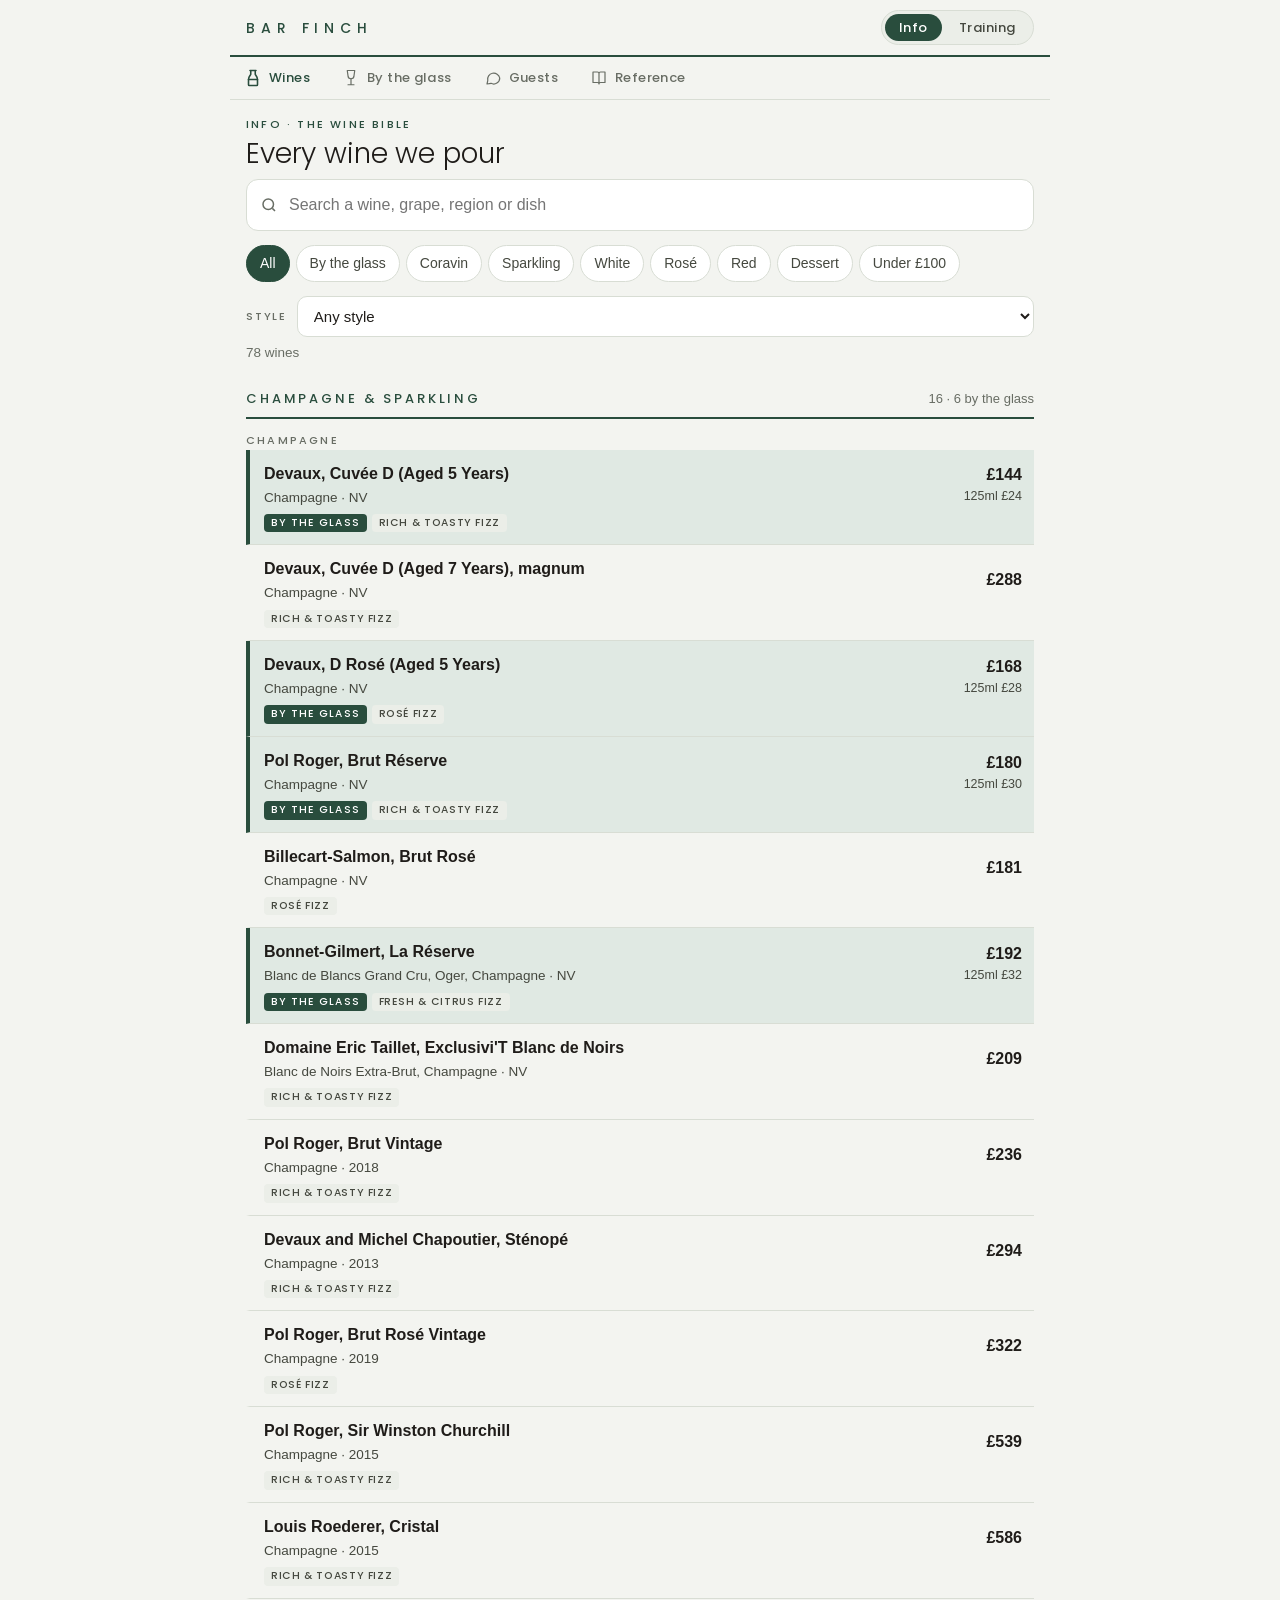
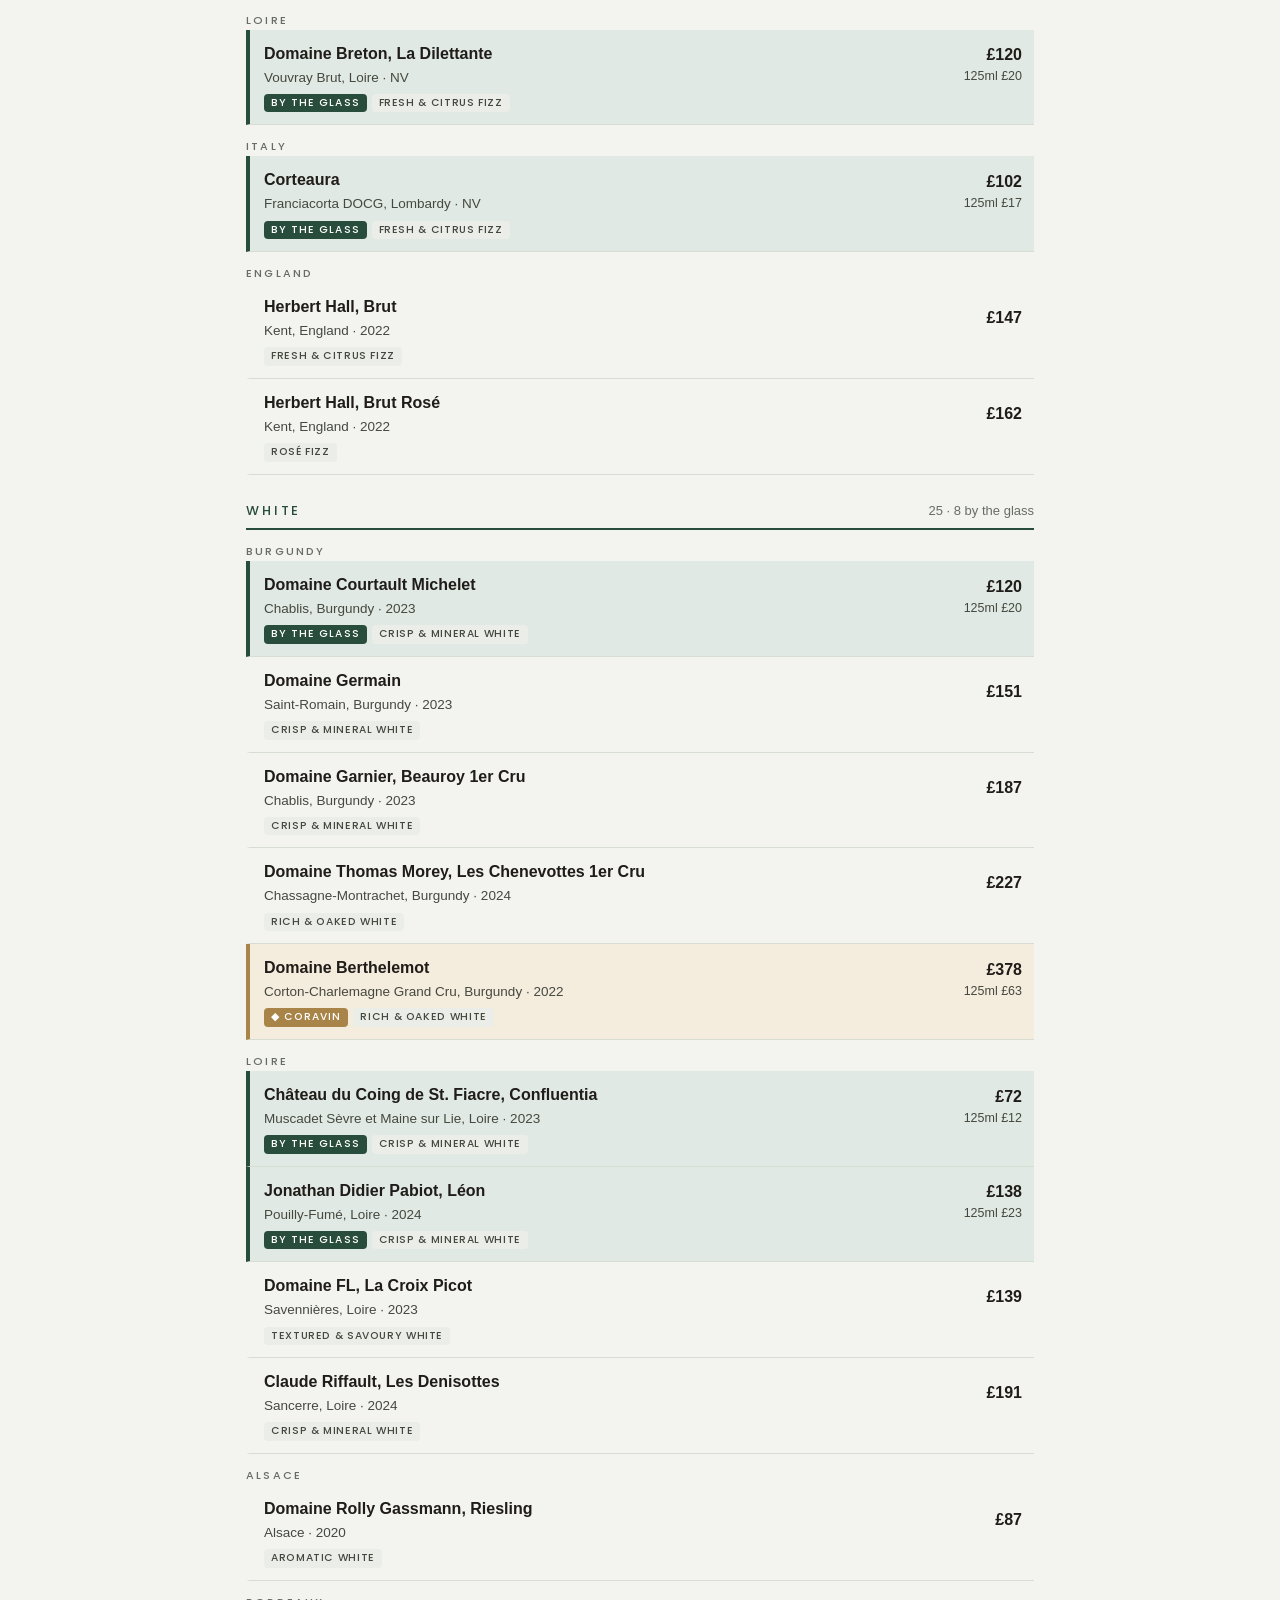
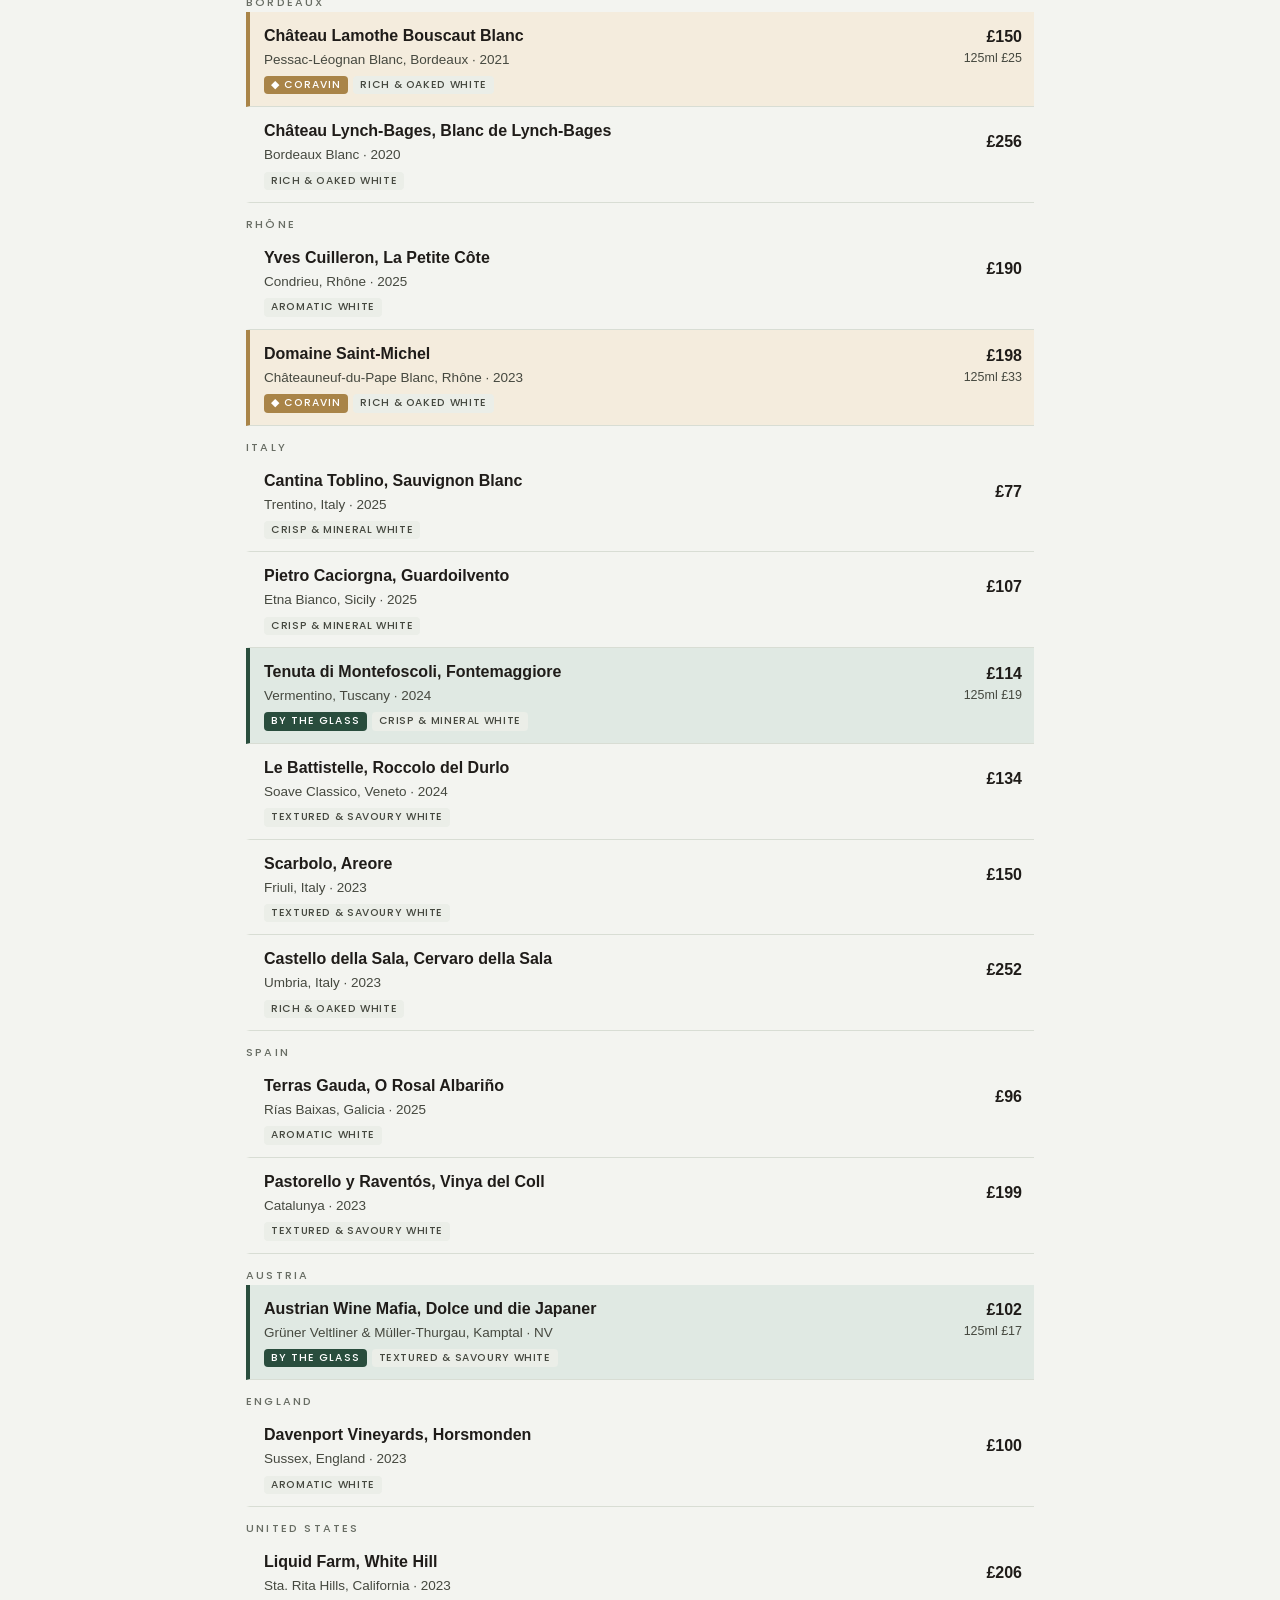
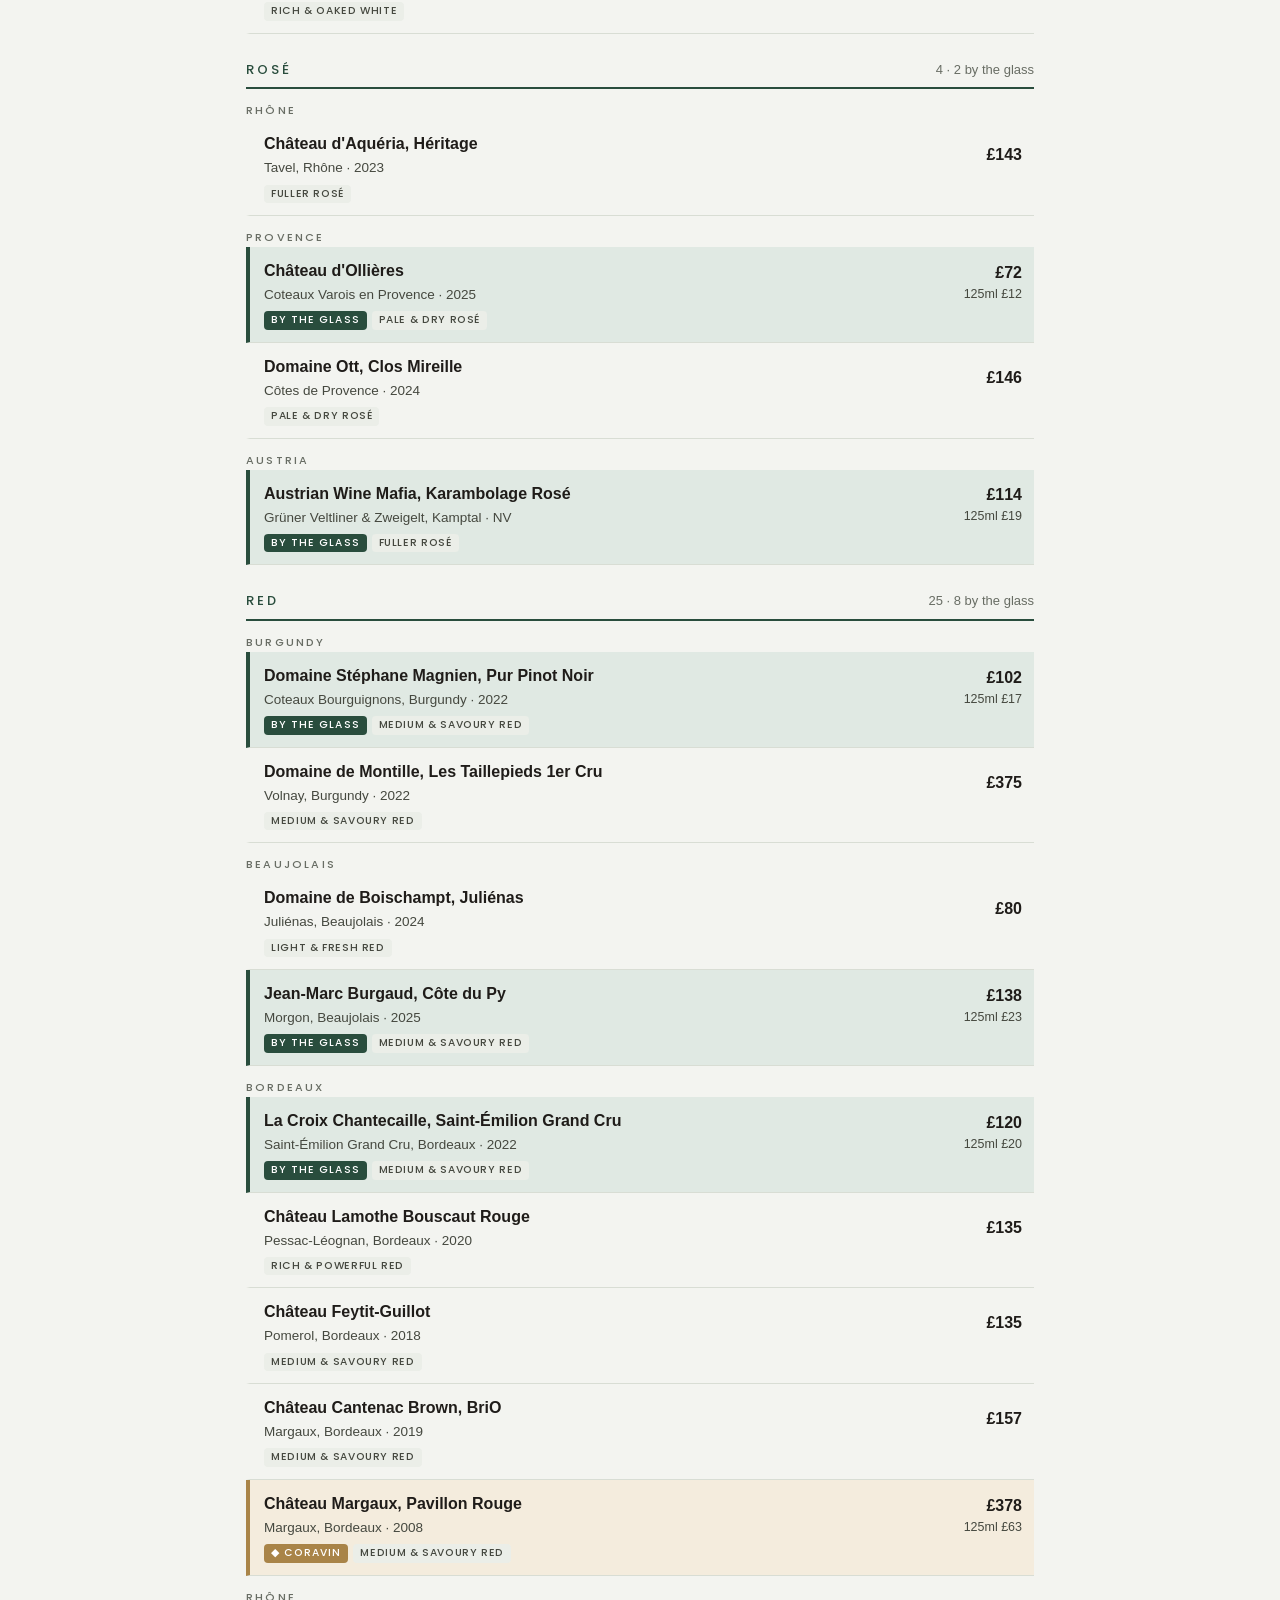
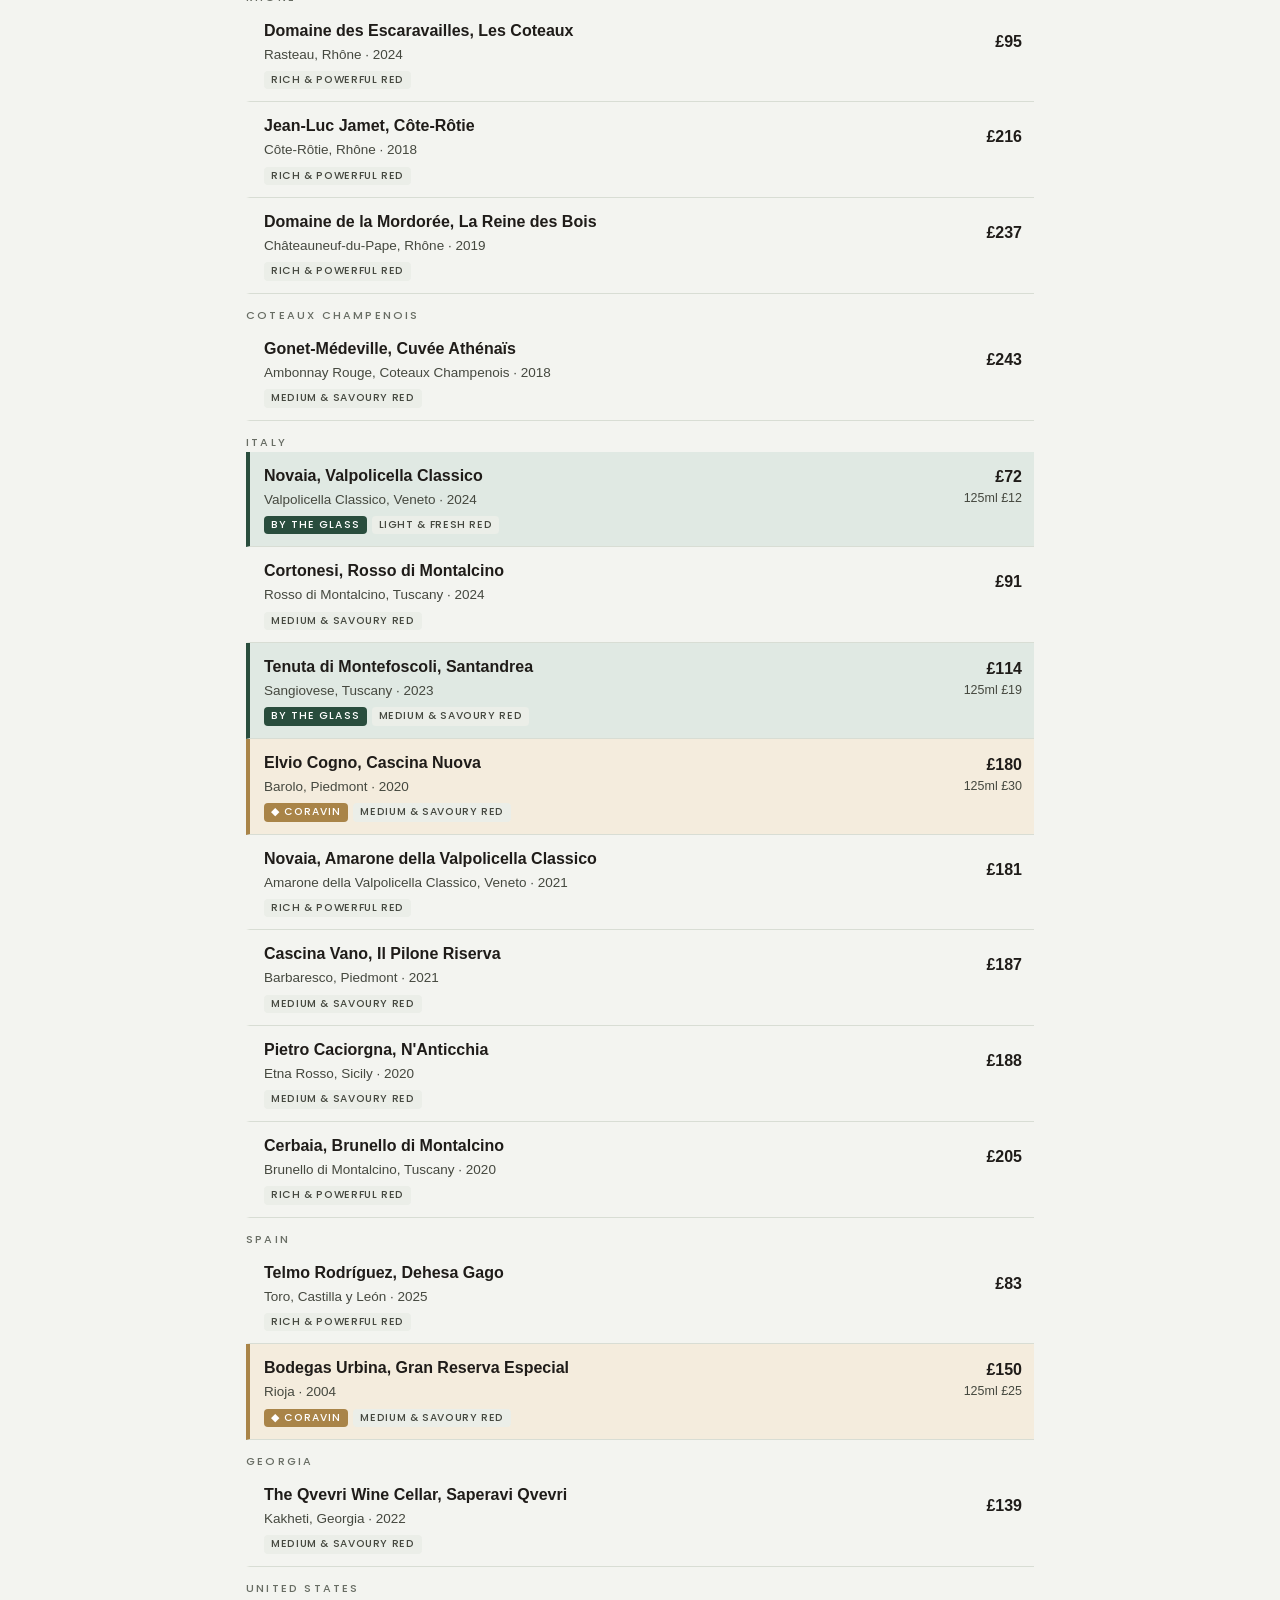
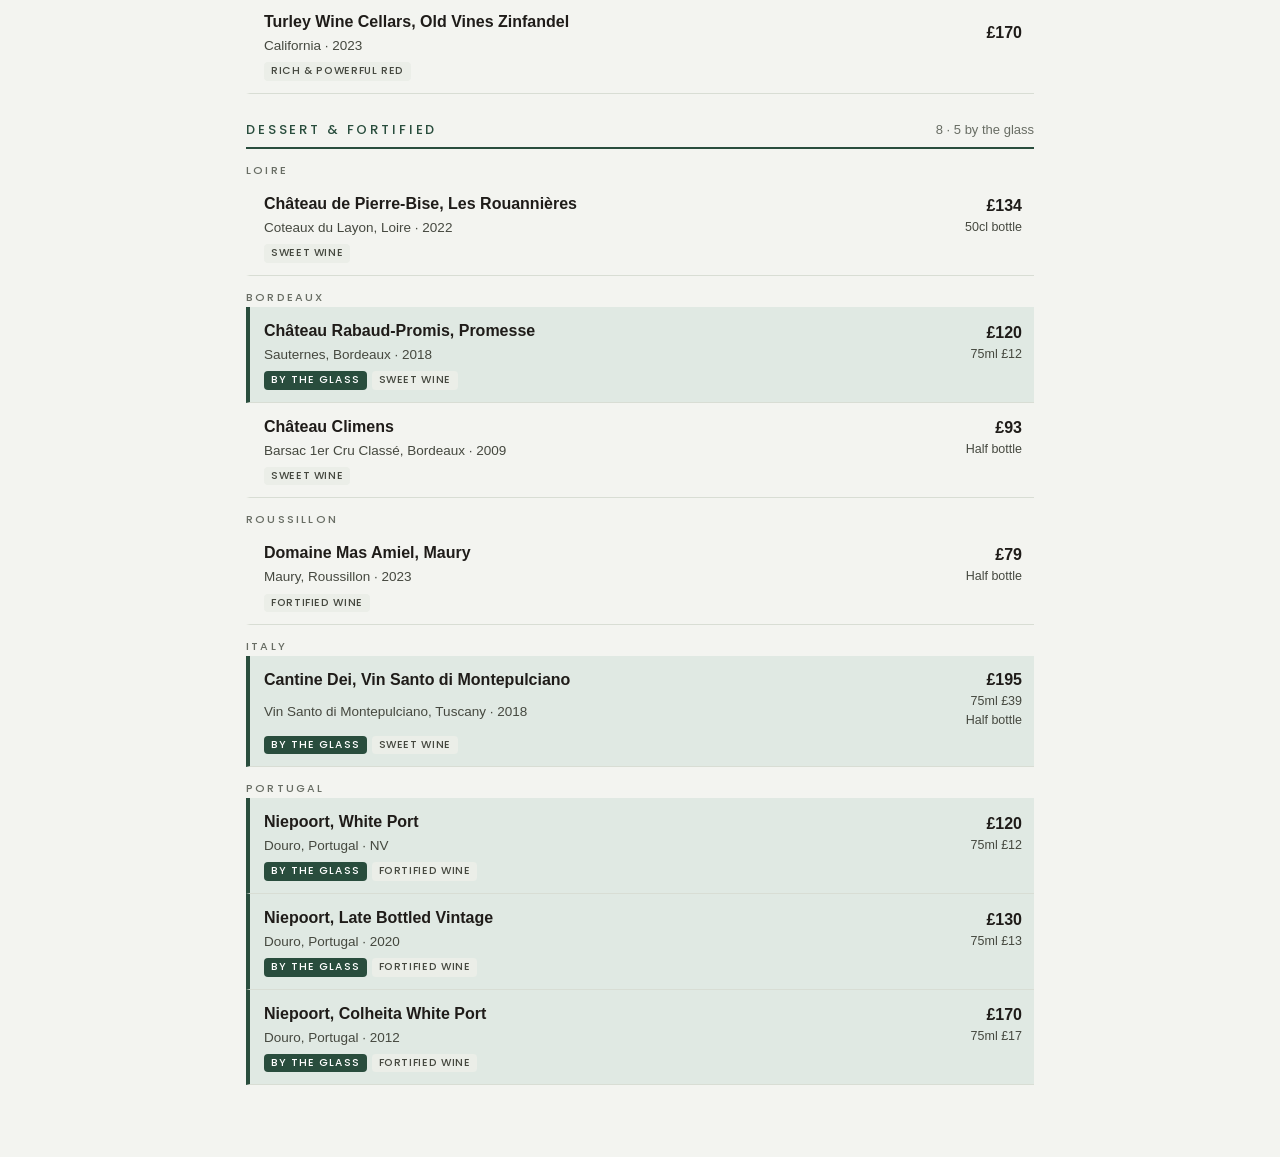
<file: index.html>
<!doctype html>
<html lang="en-GB">
<head>
<meta charset="utf-8">
<meta name="viewport" content="width=device-width, initial-scale=1, viewport-fit=cover">
<title>Bar Finch Wine</title>
<meta name="description" content="The Bar Finch wine list for the floor team: every wine, how to sell it, and training games.">
<meta name="theme-color" content="#294D3D">
<meta name="apple-mobile-web-app-capable" content="yes">
<meta name="mobile-web-app-capable" content="yes">
<meta name="apple-mobile-web-app-status-bar-style" content="default">
<meta name="apple-mobile-web-app-title" content="Finch Wine">
<link rel="manifest" href="manifest.webmanifest">
<link rel="icon" href="icons/icon-192.png" type="image/png">
<link rel="apple-touch-icon" href="icons/apple-touch-icon.png">
<link rel="stylesheet" href="css/app.css">
</head>
<body>
<header class="masthead">
  <a class="wordmark" href="#info" aria-label="Bar Finch wine, home">BAR FINCH</a>
  <nav class="modes" aria-label="Info or training">
    <a href="#info" data-mode="info">Info</a>
    <a href="#train" data-mode="train">Training</a>
  </nav>
</header>

<nav class="tabbar" id="tabbar" aria-label="Sections"></nav>

<main id="main" tabindex="-1"></main>



<div id="toast" class="toast" role="status" aria-live="polite" hidden></div>

<script src="js/data.js"></script>
<script src="js/app.js"></script>
</body>
</html>
</file>
<file: css/app.css>
/* Bar Finch staff wine app. House style from the menu and the Cellar Book:
   letterspaced Poppins wordmark, forest green, warm off-white, ink text. */
@font-face { font-family: 'Poppins'; font-weight: 300; font-style: normal; font-display: swap; src: url(../fonts/Poppins-Light.ttf) format('truetype'); }
@font-face { font-family: 'Poppins'; font-weight: 300; font-style: italic; font-display: swap; src: url(../fonts/Poppins-LightItalic.ttf) format('truetype'); }
@font-face { font-family: 'Poppins'; font-weight: 500; font-style: normal; font-display: swap; src: url(../fonts/Poppins-Medium.ttf) format('truetype'); }

:root {
  --bg: #F3F4F0; --surface: #FFFFFF; --band: #EBEEE8; --ink: #1F1C19; --ink-2: #45483F; --muted: #686D64;
  --line: #D8DDD4; --accent: #294D3D; --accent-2: #3B6A53; --on-accent: #FFFFFF; --accent-soft: #E0E9E3;
  --gold: #A98448; --gold-soft: #F4ECDD; --good: #2D6A45; --good-soft: #E1EEE5; --bad: #A33A2A; --bad-soft: #F6E2DD;
  --warn-soft: #F6EEDC;
  --display: 'Poppins', 'Avenir Next', 'Helvetica Neue', Arial, sans-serif;
  --body: -apple-system, BlinkMacSystemFont, 'Segoe UI', Roboto, 'Helvetica Neue', Arial, sans-serif;
  --radius: 10px; --tabbar: 64px;
  --safe-b: env(safe-area-inset-bottom, 0px); --safe-t: env(safe-area-inset-top, 0px);
  color-scheme: light;
}
@media (prefers-color-scheme: dark) {
  :root {
    --bg: #101412; --surface: #171C19; --band: #1F2622; --ink: #E8ECE6; --ink-2: #C6CDC5; --muted: #9AA39B;
    --line: #2C3530; --accent: #8DC3A4; --accent-2: #A9D5BB; --on-accent: #0E1A13; --accent-soft: #1D2D24;
    --gold: #D9B677; --gold-soft: #2D2617; --good: #83C99F; --good-soft: #18281F; --bad: #EE907E; --bad-soft: #331C17;
    --warn-soft: #2B2417; color-scheme: dark;
  }
}

* { box-sizing: border-box; }
html { -webkit-text-size-adjust: 100%; }
body { margin: 0; background: var(--bg); color: var(--ink); font: 16px/1.5 var(--body); -webkit-font-smoothing: antialiased;
  padding-bottom: calc(var(--tabbar) + var(--safe-b)); }
a { color: inherit; }
button, input { font: inherit; color: inherit; }
:focus-visible { outline: 2px solid var(--accent); outline-offset: 2px; }
.num { font-variant-numeric: tabular-nums; }
[hidden] { display: none !important; }
@media (prefers-reduced-motion: reduce) { * { transition: none !important; animation: none !important; } }

/* ---------- masthead & tab bar ---------- */
.masthead { padding: calc(10px + var(--safe-t)) 16px 10px; display: flex; align-items: center; justify-content: space-between; gap: 12px;
  border-bottom: 2px solid var(--accent); background: var(--bg); max-width: 820px; margin: 0 auto; }
.wordmark { font: 500 14px/1 var(--display); letter-spacing: .42em; color: var(--accent); text-decoration: none; white-space: nowrap; }
.modes { display: inline-flex; padding: 3px; gap: 3px; border-radius: 999px; background: var(--band); border: 1px solid var(--line); }
.modes a { text-decoration: none; padding: 7px 14px; border-radius: 999px; font: 500 13px/1 var(--display); letter-spacing: .04em; color: var(--ink-2); }
.modes a[aria-current="page"] { background: var(--accent); color: var(--on-accent); }

.tabbar { position: fixed; left: 0; right: 0; bottom: 0; z-index: 20; display: grid; grid-template-columns: repeat(4, 1fr);
  height: calc(var(--tabbar) + var(--safe-b)); padding-bottom: var(--safe-b); background: var(--surface); border-top: 1px solid var(--line); }
.tabbar.n3 { grid-template-columns: repeat(3, 1fr); }
.tabbar a { display: flex; flex-direction: column; align-items: center; justify-content: center; gap: 3px; text-decoration: none;
  color: var(--muted); font: 500 10.5px/1.1 var(--display); letter-spacing: .03em; text-align: center; padding: 4px 2px; }
.tabbar svg { width: 23px; height: 23px; fill: none; stroke: currentColor; stroke-width: 1.6; stroke-linecap: round; stroke-linejoin: round; }
.tabbar a[aria-current="page"] { color: var(--accent); }
.tabbar a[aria-current="page"] svg { stroke-width: 2.1; }
@media (min-width: 900px) {
  body { padding-bottom: 40px; }
  .tabbar { position: sticky; top: 0; height: auto; padding: 0; max-width: 820px; margin: 0 auto; border: 0; border-bottom: 1px solid var(--line);
    display: flex; gap: 4px; background: var(--bg); }
  .tabbar a { flex-direction: row; font-size: 13px; padding: 12px 14px; gap: 7px; }
  .tabbar svg { width: 18px; height: 18px; }
}

main { max-width: 820px; margin: 0 auto; padding: 18px 16px 32px; outline: none; }

/* ---------- type ---------- */
.eyebrow { font: 500 11px/1.2 var(--display); letter-spacing: .2em; text-transform: uppercase; color: var(--accent); margin: 0 0 6px; }
h1 { font: 300 28px/1.2 var(--display); margin: 0 0 8px; letter-spacing: -.005em; text-wrap: balance; }
h2 { font: 500 13px/1.2 var(--display); letter-spacing: .22em; text-transform: uppercase; color: var(--accent); margin: 28px 0 10px; }
h3 { font: 500 17px/1.3 var(--display); margin: 22px 0 8px; }
.lede { color: var(--ink-2); margin: 0 0 18px; max-width: 62ch; }
p { margin: 0 0 12px; }
.muted { color: var(--muted); }
.small { font-size: 13.5px; }

/* ---------- search & chips ---------- */
.search { position: relative; margin: 0 0 12px; }
.search input { width: 100%; padding: 13px 14px 13px 42px; border: 1px solid var(--line); border-radius: 12px; background: var(--surface); font-size: 16px; }
.search input:focus { outline: 2px solid var(--accent); outline-offset: 0; border-color: var(--accent); }
.search svg { position: absolute; left: 14px; top: 50%; transform: translateY(-50%); width: 18px; height: 18px; stroke: var(--muted); fill: none; stroke-width: 2; }
.chips { display: flex; gap: 6px; overflow-x: auto; scrollbar-width: none; margin: 0 -16px 8px; padding: 2px 16px 6px; }
.chips::-webkit-scrollbar { display: none; }
.chip { flex: none; appearance: none; border: 1px solid var(--line); background: var(--surface); border-radius: 999px; padding: 7px 13px;
  font-size: 14px; color: var(--ink-2); cursor: pointer; white-space: nowrap; }
.chip[aria-pressed="true"] { background: var(--accent); border-color: var(--accent); color: var(--on-accent); }
.count { color: var(--muted); font-size: 13.5px; margin: 4px 0 10px; }

/* ---------- badges ---------- */
.badge { display: inline-flex; align-items: center; gap: 4px; font: 500 10.5px/1 var(--display); letter-spacing: .1em; text-transform: uppercase;
  padding: 4px 7px; border-radius: 4px; white-space: nowrap; vertical-align: 2px; }
.badge.btg { background: var(--accent); color: var(--on-accent); }
.badge.cor { background: var(--gold); color: #FFFFFF; }
@media (prefers-color-scheme: dark) { .badge.cor { color: #1B1408; } }
.badge.soft { background: var(--band); color: var(--ink-2); }

/* ---------- wine list ---------- */
.sec-h { display: flex; align-items: baseline; justify-content: space-between; gap: 10px; margin: 26px 0 0; padding-bottom: 8px; border-bottom: 2px solid var(--accent); }
.sec-h h2 { margin: 0; }
.sec-h span { font-size: 13px; color: var(--muted); }
.reg-h { font: 500 11px/1 var(--display); letter-spacing: .2em; text-transform: uppercase; color: var(--muted); margin: 16px 0 4px; }
.wlist { list-style: none; margin: 0; padding: 0; }
.wrow { display: grid; grid-template-columns: minmax(0, 1fr) auto; gap: 2px 14px; padding: 12px 12px 12px 14px; text-decoration: none;
  border-bottom: 1px solid var(--line); border-left: 4px solid transparent; }
.wrow.is-btg { background: var(--accent-soft); border-left-color: var(--accent); }
.wrow.is-cor { background: var(--gold-soft); border-left-color: var(--gold); }
.wrow .nm { font-weight: 600; overflow-wrap: anywhere; }
.wrow .ap { grid-column: 1; font-size: 13.5px; color: var(--ink-2); }
.wrow .pr { grid-row: 1 / span 2; grid-column: 2; text-align: right; align-self: center; font-variant-numeric: tabular-nums; }
.wrow .pr b { display: block; font-weight: 600; }
.wrow .pr small { display: block; font-size: 12.5px; color: var(--ink-2); }
.wrow .tags { grid-column: 1; display: flex; flex-wrap: wrap; gap: 5px; margin-top: 4px; }
.wrow:active { filter: brightness(.97); }
.empty { padding: 30px 10px; text-align: center; color: var(--muted); }

/* ---------- wine page ---------- */
.back { display: inline-flex; align-items: center; gap: 6px; color: var(--accent); text-decoration: none; font-size: 15px; margin-bottom: 14px; padding: 6px 0; }
.wine-h { padding: 18px 16px; border-radius: var(--radius); background: var(--surface); border: 1px solid var(--line); border-left: 5px solid var(--line); }
.wine-h.is-btg { border-left-color: var(--accent); background: var(--accent-soft); }
.wine-h.is-cor { border-left-color: var(--gold); background: var(--gold-soft); }
.wine-h h1 { font-size: 25px; margin: 8px 0 4px; }
.wine-h .ap { color: var(--ink-2); }
.prices { display: grid; grid-template-columns: repeat(auto-fit, minmax(92px, 1fr)); gap: 8px; margin-top: 14px; }
.price { background: var(--surface); border: 1px solid var(--line); border-radius: 8px; padding: 9px 10px; }
.price .k { font: 500 10px/1.2 var(--display); letter-spacing: .12em; text-transform: uppercase; color: var(--muted); }
.price .v { font-size: 20px; font-weight: 600; font-variant-numeric: tabular-nums; }
.block { margin-top: 20px; }
.block .k { font: 500 11px/1.2 var(--display); letter-spacing: .18em; text-transform: uppercase; color: var(--muted); margin-bottom: 5px; }
.sell { margin-top: 20px; padding: 14px 16px; border-left: 4px solid var(--accent); background: var(--surface); border-radius: 0 var(--radius) var(--radius) 0; }
.sell .k { font: 500 11px/1.2 var(--display); letter-spacing: .18em; text-transform: uppercase; color: var(--accent); margin-bottom: 6px; }
.sell p { font: italic 300 19px/1.45 var(--display); margin: 0; color: var(--ink); }
.flag { margin-top: 14px; padding: 12px 14px; border-radius: 8px; background: var(--warn-soft); border-left: 4px solid var(--gold); font-size: 15px; }
.flag b { display: block; font: 500 11px/1.2 var(--display); letter-spacing: .16em; text-transform: uppercase; margin-bottom: 4px; color: var(--ink-2); }
.shelf { list-style: none; margin: 0; padding: 0; display: grid; gap: 4px; }
.shelf li { padding: 8px 10px; background: var(--band); border-radius: 6px; font-size: 14.5px; }
.pager { display: flex; justify-content: space-between; gap: 10px; margin-top: 26px; }
.pager a { flex: 1 1 0; min-width: 0; padding: 12px; border: 1px solid var(--line); border-radius: var(--radius); background: var(--surface); text-decoration: none; font-size: 14px; }
.pager a span { display: block; font: 500 10px/1.2 var(--display); letter-spacing: .14em; text-transform: uppercase; color: var(--muted); }
.pager a.next { text-align: right; }

/* ---------- tables ---------- */
.gtable { width: 100%; border-collapse: collapse; font-variant-numeric: tabular-nums; background: var(--surface); border-radius: var(--radius); overflow: hidden; }
.gtable th { font: 500 10px/1.2 var(--display); letter-spacing: .12em; text-transform: uppercase; color: var(--muted); text-align: right; padding: 9px 8px; border-bottom: 1px solid var(--line); background: var(--band); }
.gtable th:first-child { text-align: left; }
.gtable td { padding: 10px 8px; border-bottom: 1px solid var(--line); text-align: right; vertical-align: top; }
.gtable td:first-child { text-align: left; }
.gtable td .nm { font-weight: 600; display: block; }
.gtable td .ap { font-size: 12.5px; color: var(--ink-2); display: block; }
.gtable tr.sub td { background: var(--band); font: 500 10.5px/1.2 var(--display); letter-spacing: .16em; text-transform: uppercase; color: var(--ink-2); text-align: left; padding: 8px; }
.gtable tr[data-href] { cursor: pointer; }
.gtable .dash { color: var(--muted); }
@media (max-width: 420px) { .gtable th, .gtable td { padding-inline: 5px; } .gtable td .ap { font-size: 12px; } }

/* ---------- guests ---------- */
.steer { list-style: none; margin: 0; padding: 0; display: grid; gap: 12px; }
.steer li { background: var(--surface); border: 1px solid var(--line); border-radius: var(--radius); padding: 14px 16px; }
.steer .q { font: 500 17px/1.35 var(--display); margin: 0 0 10px; }
.steer .lbl { font: 500 10.5px/1.2 var(--display); letter-spacing: .16em; text-transform: uppercase; color: var(--muted); margin: 8px 0 6px; }
.picks { display: flex; flex-wrap: wrap; gap: 6px; }
.pick { display: inline-flex; gap: 6px; align-items: baseline; padding: 7px 10px; border-radius: 8px; text-decoration: none; font-size: 14.5px;
  background: var(--band); border: 1px solid transparent; }
.pick.g { background: var(--accent-soft); border-color: color-mix(in srgb, var(--accent) 35%, transparent); }
.pick.c { background: var(--gold-soft); border-color: color-mix(in srgb, var(--gold) 45%, transparent); }
.pick b { font-weight: 600; font-variant-numeric: tabular-nums; }
.steer .tip { margin: 12px 0 0; font-style: italic; color: var(--ink-2); font-size: 15px; }
.callout { display: block; padding: 14px 16px; border-radius: var(--radius); background: var(--accent); color: var(--on-accent); text-decoration: none; margin-bottom: 16px; }
.callout b { display: block; font: 500 16px/1.3 var(--display); }
.callout span { font-size: 14px; opacity: .9; }

/* ---------- guide pages ---------- */
.menu { list-style: none; margin: 0; padding: 0; display: grid; gap: 10px; }
.menu a { display: block; padding: 15px 16px; background: var(--surface); border: 1px solid var(--line); border-radius: var(--radius); text-decoration: none; }
.menu a b { display: block; font: 500 17px/1.3 var(--display); }
.menu a span { font-size: 14px; color: var(--ink-2); }
.cards { display: grid; gap: 10px; }
.card { background: var(--surface); border: 1px solid var(--line); border-left: 4px solid var(--accent); border-radius: 0 var(--radius) var(--radius) 0; padding: 13px 15px; }
.card h3 { margin: 0 0 6px; font-size: 16px; }
.card p { margin: 0; font-size: 15px; color: var(--ink-2); }
.somm { background: var(--accent-soft); border-left: 4px solid var(--accent); padding: 14px 16px; border-radius: 0 var(--radius) var(--radius) 0; margin: 0 0 10px; }
ol.steps, ul.points { margin: 0; padding-left: 22px; }
ol.steps li, ul.points li { margin-bottom: 10px; }
blockquote { margin: 8px 0 14px; padding: 13px 16px; background: var(--surface); border-left: 4px solid var(--accent); border-radius: 0 var(--radius) var(--radius) 0;
  font: italic 300 17px/1.5 var(--display); }
.grapes { list-style: none; margin: 0; padding: 0; display: grid; gap: 10px; }
.grapes li { background: var(--surface); border: 1px solid var(--line); border-radius: var(--radius); padding: 12px 14px; }
.grapes b { font: 500 16px/1.3 var(--display); display: block; margin-bottom: 3px; }
.grapes .on { display: block; margin-top: 6px; font-size: 13.5px; color: var(--muted); }
dl.gloss { margin: 0; display: grid; gap: 10px; }
dl.gloss div { background: var(--surface); border: 1px solid var(--line); border-radius: var(--radius); padding: 12px 14px; }
dl.gloss dt { font: 500 16px/1.3 var(--display); margin-bottom: 3px; }
dl.gloss dd { margin: 0; color: var(--ink-2); font-size: 15px; }

/* ---------- training ---------- */
.tgrid { display: grid; grid-template-columns: repeat(auto-fill, minmax(230px, 1fr)); gap: 10px; }
.tcard { display: grid; gap: 4px; padding: 15px 16px; background: var(--surface); border: 1px solid var(--line); border-radius: var(--radius); text-decoration: none; }
.tcard b { font: 500 16px/1.3 var(--display); }
.tcard span { font-size: 14px; color: var(--ink-2); }
.tcard small { font-size: 12.5px; color: var(--muted); }
.meter { height: 6px; border-radius: 3px; background: var(--band); overflow: hidden; margin-top: 6px; }
.meter i { display: block; height: 100%; background: var(--accent); border-radius: 3px; }
.tcard.review { border-color: var(--gold); background: var(--gold-soft); }

.progress { display: flex; justify-content: space-between; align-items: center; gap: 10px; font-size: 14px; color: var(--muted); margin-bottom: 10px; font-variant-numeric: tabular-nums; }
.flash { perspective: 1400px; margin: 0 0 14px; }
.flash button.face { appearance: none; width: 100%; min-height: 300px; border-radius: 16px; border: 1px solid var(--line); background: var(--surface);
  padding: 22px 20px; text-align: left; cursor: pointer; display: flex; flex-direction: column; justify-content: center; gap: 10px;
  box-shadow: 0 10px 24px -16px rgba(0, 0, 0, .35); }
.flash button.face > * { display: block; width: 100%; text-align: left; }
.flash button.face.back { background: var(--accent-soft); border-color: color-mix(in srgb, var(--accent) 35%, transparent); justify-content: flex-start; }
.flash .front-t { font: 300 26px/1.25 var(--display); text-wrap: balance; }
.flash .hint { font-size: 13px; color: var(--muted); margin-top: auto; }
.flash .row { font-size: 15px; }
.flash .row b { display: block; font: 500 10.5px/1.2 var(--display); letter-spacing: .16em; text-transform: uppercase; color: var(--muted); margin-bottom: 2px; }
.flash .row.sellrow p { font: italic 300 17px/1.45 var(--display); margin: 0; }
.flash .flip-in { animation: flip .28s ease-out; }
@keyframes flip { from { transform: rotateY(-75deg); opacity: .3; } to { transform: none; opacity: 1; } }
.actions { display: grid; grid-template-columns: 1fr 1fr; gap: 10px; }
.btn { appearance: none; display: inline-flex; align-items: center; justify-content: center; gap: 8px; min-height: 50px; padding: 12px 16px; border-radius: 12px;
  border: 1px solid var(--line); background: var(--surface); font-weight: 600; font-size: 16px; cursor: pointer; text-decoration: none; color: var(--ink); }
.btn.primary { background: var(--accent); border-color: var(--accent); color: var(--on-accent); }
.btn.again { border-color: color-mix(in srgb, var(--bad) 45%, var(--line)); color: var(--bad); }
.btn.wide { width: 100%; }
.btn[disabled] { opacity: .5; cursor: default; }

.qbox { background: var(--surface); border: 1px solid var(--line); border-radius: 16px; padding: 20px 18px; margin-bottom: 12px; }
.qbox .qk { font: 500 11px/1.2 var(--display); letter-spacing: .18em; text-transform: uppercase; color: var(--accent); margin-bottom: 8px; }
.qbox .qt { font: 300 22px/1.35 var(--display); margin: 0; text-wrap: pretty; }
.qbox .qt i { font-style: italic; }
.opts { display: grid; gap: 8px; margin-bottom: 12px; }
.opt { appearance: none; text-align: left; min-height: 54px; padding: 13px 16px; border-radius: 12px; border: 1px solid var(--line); background: var(--surface);
  font-size: 16px; cursor: pointer; display: flex; justify-content: space-between; gap: 10px; align-items: center; }
.opt:hover:not([disabled]) { border-color: var(--muted); }
.opt.right { background: var(--good-soft); border-color: var(--good); color: var(--ink); font-weight: 600; }
.opt.wrong { background: var(--bad-soft); border-color: var(--bad); }
.opt[disabled] { cursor: default; }
.opt .mark { font-weight: 700; }
.opt.right .mark { color: var(--good); } .opt.wrong .mark { color: var(--bad); }
.explain { background: var(--band); border-radius: 12px; padding: 13px 15px; margin-bottom: 12px; font-size: 15px; }
.explain .v { font: 500 15px/1.3 var(--display); margin-bottom: 4px; }
.explain .v.ok { color: var(--good); } .explain .v.no { color: var(--bad); }
.explain a { color: var(--accent); }
.score { text-align: center; padding: 22px 10px 10px; }
.score .big { font: 300 54px/1 var(--display); color: var(--accent); font-variant-numeric: tabular-nums; }
.score p { color: var(--ink-2); }
.missed { list-style: none; padding: 0; margin: 0 0 16px; display: grid; gap: 6px; }
.missed li a { display: block; padding: 10px 12px; border-radius: 8px; background: var(--surface); border: 1px solid var(--line); text-decoration: none; font-size: 15px; }
.missed li a span { display: block; font-size: 13px; color: var(--ink-2); }
.stack { display: grid; gap: 10px; }

/* ---------- misc ---------- */
.toast { position: fixed; left: 50%; bottom: calc(var(--tabbar) + var(--safe-b) + 14px); transform: translateX(-50%); z-index: 40;
  background: var(--ink); color: var(--bg); padding: 11px 14px; border-radius: 10px; font-size: 14.5px; width: max-content; max-width: calc(100% - 32px);
  box-shadow: 0 12px 30px -12px rgba(0, 0, 0, .5); display: flex; gap: 12px; align-items: center; }
.toast button { appearance: none; border: 0; background: var(--accent-2); color: #FFFFFF; border-radius: 7px; padding: 7px 11px; font-weight: 600; cursor: pointer; }
.about { font-size: 14.5px; color: var(--ink-2); }
.about code { font-size: 13px; }
.install { display: grid; gap: 8px; padding: 14px 16px; border-radius: var(--radius); background: var(--surface); border: 1px solid var(--line); margin: 10px 0 16px; }

/* ---------- wine bible additions ---------- */
.selectrow { display: flex; align-items: center; gap: 10px; margin: 0 0 6px; font-size: 14px; color: var(--ink-2); }
.selectrow span { font: 500 11px/1 var(--display); letter-spacing: .16em; text-transform: uppercase; color: var(--muted); }
.selectrow select { flex: 1; min-width: 0; padding: 10px 12px; border-radius: 10px; border: 1px solid var(--line); background: var(--surface); font-size: 15px; color: var(--ink); }
.wrow .tags .badge.soft { font-weight: 500; letter-spacing: .06em; }
dl.facts { display: grid; grid-template-columns: repeat(auto-fill, minmax(104px, 1fr)); gap: 6px; margin: 18px 0 0; }
dl.facts div { background: var(--surface); border: 1px solid var(--line); border-radius: 8px; padding: 8px 10px; }
dl.facts dt { font: 500 10px/1.2 var(--display); letter-spacing: .14em; text-transform: uppercase; color: var(--muted); }
dl.facts dd { margin: 2px 0 0; font-size: 14.5px; font-weight: 600; }
dl.facts div:first-child { grid-column: 1 / -1; }
.block p { margin: 0; }
ul.food { list-style: none; margin: 0; padding: 0; display: flex; flex-wrap: wrap; gap: 6px; }
ul.food li { padding: 6px 11px; border-radius: 999px; background: var(--surface); border: 1px solid var(--line); font-size: 14px; }
details.more { margin-top: 12px; border: 1px solid var(--line); border-radius: var(--radius); background: var(--surface); }
details.more summary { cursor: pointer; padding: 13px 15px; font: 500 15px/1.3 var(--display); list-style: none; display: flex; justify-content: space-between; gap: 10px; }
details.more summary::-webkit-details-marker { display: none; }
details.more summary::after { content: '+'; color: var(--accent); font-size: 18px; line-height: 1; }
details.more[open] summary::after { content: '–'; }
details.more > div { padding: 0 15px 14px; color: var(--ink-2); font-size: 15px; }
details.more > div p { margin: 0; }
ul.src { margin: 0; padding-left: 18px; font-size: 13px; overflow-wrap: anywhere; }
ul.src a { color: var(--accent); }
.callout.alt { background: var(--surface); color: var(--ink); border: 1px solid var(--accent); margin-top: 18px; }

/* ---------- training additions ---------- */
.overall { background: var(--surface); border: 1px solid var(--line); border-radius: var(--radius); padding: 12px 14px; margin: 0 0 14px; font-size: 15px; }
.done-all { padding: 12px 14px; border-radius: var(--radius); background: var(--good-soft); color: var(--good); font-weight: 600; }
ol.lessons { list-style: none; margin: 0; padding: 0; display: grid; gap: 8px; }
ol.lessons a { display: flex; gap: 14px; align-items: center; padding: 13px 15px; border-radius: var(--radius); background: var(--surface); border: 1px solid var(--line); text-decoration: none; }
ol.lessons .n { flex: none; width: 32px; height: 32px; border-radius: 50%; display: grid; place-items: center; background: var(--band); font: 500 14px/1 var(--display); color: var(--ink-2); }
ol.lessons a.done .n { background: var(--accent); color: var(--on-accent); }
ol.lessons .t b { display: block; font: 500 16px/1.3 var(--display); }
ol.lessons .t small { font-size: 13px; color: var(--muted); }
.lesson { display: grid; gap: 10px; }
.lesson section { background: var(--surface); border: 1px solid var(--line); border-radius: var(--radius); padding: 14px 16px; }
.lesson section h3 { margin: 0 0 6px; font-size: 17px; }
.lesson section p { margin: 0; font-size: 15.5px; line-height: 1.55; }
a.wl { color: var(--accent); font-weight: 600; text-decoration-thickness: 1px; text-underline-offset: 2px; }
</file>
